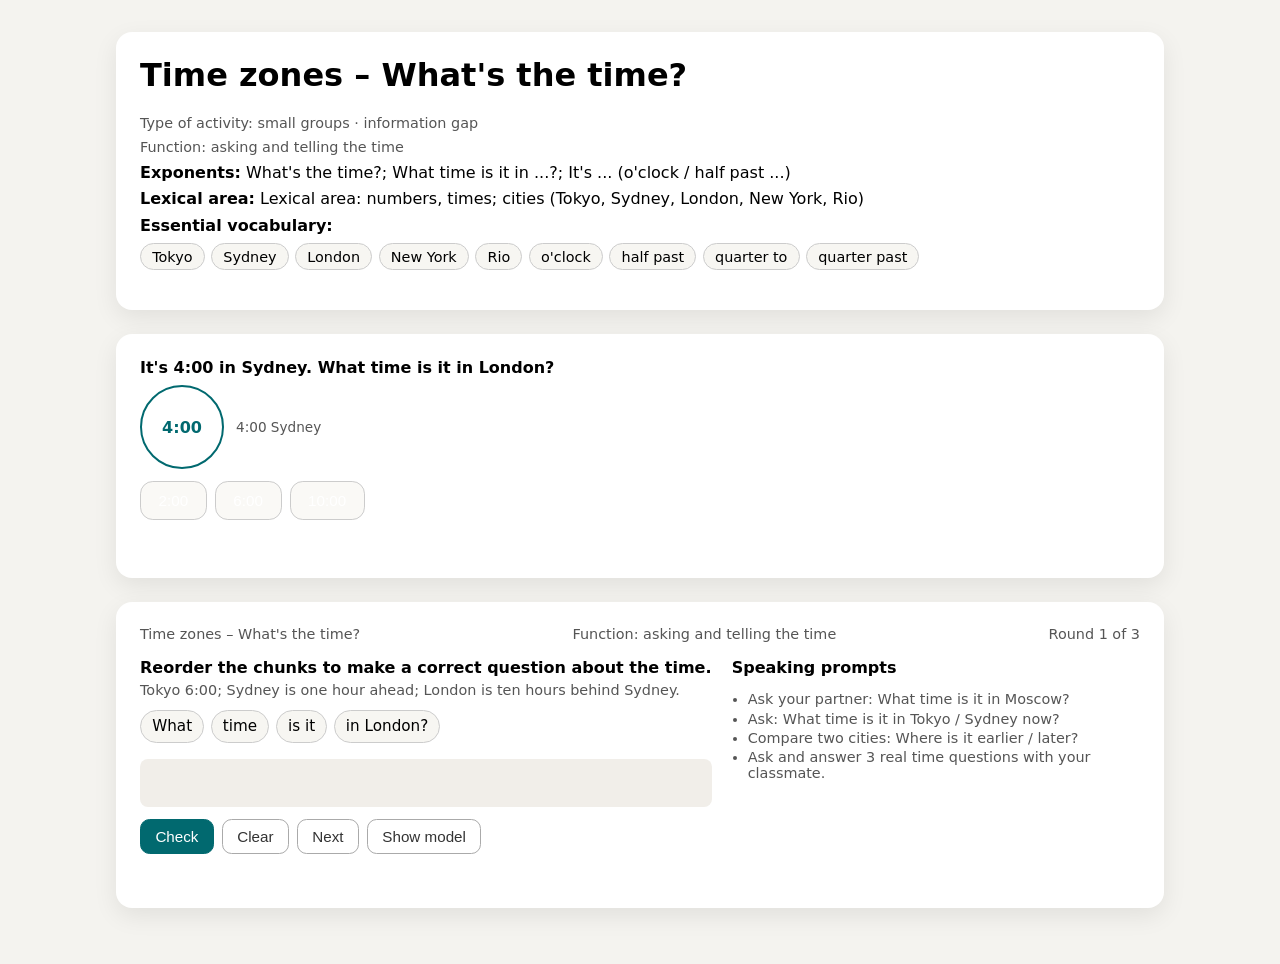
<file: index.html>
<!DOCTYPE html>
<html lang="en">
<head>
  <meta charset="UTF-8" />
  <title>Time zones – interactive lesson</title>
  <style>
    body {
      margin: 0;
      padding: 2rem;
      font-family: system-ui, -apple-system, BlinkMacSystemFont, "Segoe UI", sans-serif;
      background: #f4f3ef;
    }
    .card {
      max-width: 1000px;
      margin: 0 auto 1.5rem;
      background: #ffffff;
      border-radius: 1rem;
      padding: 1.5rem;
      box-shadow: 0 8px 24px rgba(0, 0, 0, .08);
    }
    h1 {
      margin-top: 0;
    }
    .subtitle {
      color: #555;
      font-size: 0.9rem;
      margin-bottom: 0.5rem;
    }
    .chips {
      display: flex;
      flex-wrap: wrap;
      gap: .4rem;
      margin: .5rem 0 1rem;
    }
    .chip {
      padding: .3rem .7rem;
      border-radius: 999px;
      border: 1px solid #ccc;
      background: #f7f6f2;
      font-size: 0.9rem;
    }

    /* Guided practice */
    .gp-question {
      font-weight: 600;
      margin-bottom: .5rem;
    }
    #gpClock {
      display: flex;
      align-items: center;
      gap: .75rem;
      margin-bottom: .75rem;
    }
    .gp-clock-img {
      width: 80px;
      height: 80px;
      border-radius: 50%;
      border: 2px solid #01696f;
      display: inline-flex;
      align-items: center;
      justify-content: center;
      font-weight: 600;
      color: #01696f;
      background: #ffffff;
    }
    .gp-clock-caption {
      font-size: 0.85rem;
      color: #555;
    }
    .gp-options {
      display: flex;
      flex-wrap: wrap;
      gap: .5rem;
      margin-bottom: .75rem;
    }
    .gp-option {
      padding: .6rem 1.1rem;
      border-radius: .8rem;
      border: 1px solid #ccc;
      background: #faf9f6;
      cursor: pointer;
      font-weight: 500;
      transition: background 150ms ease, border-color 150ms ease, transform 120ms ease, color 150ms ease;
    }
    .gp-option:hover {
      transform: translateY(-1px);
      border-color: #01696f;
    }
    .gp-option.selected {
      background: #ffe6c2;
      border-color: #cc7a00;
      color: #5b3800;
    }
    .gp-option.correct {
      background: #e0f5e0;
      border-color: #3c8a3c;
      color: #184218;
    }
    .gp-option.wrong {
      background: #f9d7cf;
      border-color: #c1522c;
      color: #5c2416;
    }
    .gp-feedback {
      font-size: 0.9rem;
      color: #555;
      min-height: 1.4rem;
    }

    /* Main game */
    .game-header {
      display: flex;
      justify-content: space-between;
      flex-wrap: wrap;
      gap: .5rem;
      margin-bottom: 1rem;
      font-size: 0.9rem;
      color: #555;
    }
    .game-main {
      display: grid;
      grid-template-columns: minmax(0, 1.4fr) minmax(0, 1fr);
      gap: 1.25rem;
    }
    .prompt {
      font-weight: 600;
      margin-bottom: .3rem;
    }
    .family {
      font-size: 0.9rem;
      color: #555;
      margin-bottom: .75rem;
    }
    .output {
      min-height: 2rem;
      padding: .5rem .75rem;
      border-radius: .5rem;
      background: #f1eee9;
      margin-bottom: .75rem;
    }
    .chips-selectable {
      display: flex;
      flex-wrap: wrap;
      gap: .4rem;
      margin-bottom: 1rem;
    }
    .chip-selectable {
      padding: .4rem .7rem;
      border-radius: 999px;
      border: 1px solid #ccc;
      background: #f7f6f2;
      cursor: pointer;
      user-select: none;
      font-size: 0.95rem;
      transition: background 150ms ease, border-color 150ms ease;
    }
    .chip-selectable.selected {
      background: #01696f;
      color: #fff;
      border-color: #01696f;
    }
    .controls {
      display: flex;
      flex-wrap: wrap;
      gap: .5rem;
      margin-bottom: .5rem;
    }
    button {
      padding: .5rem .9rem;
      border-radius: .6rem;
      border: 1px solid #01696f;
      background: #01696f;
      color: #fff;
      cursor: pointer;
      font-size: 0.95rem;
    }
    button.secondary {
      border-color: #aaa;
      background: #fff;
      color: #333;
    }
    .game-feedback {
      font-size: 0.9rem;
      color: #555;
      min-height: 1.4rem;
    }

    /* Right column – speaking prompts */
    .speaking-title {
      font-weight: 600;
      margin-bottom: .5rem;
    }
    .speaking-list {
      font-size: 0.9rem;
      color: #555;
      padding-left: 1rem;
    }
    .speaking-list li {
      margin-bottom: .2rem;
    }

    @media (max-width: 800px) {
      .game-main {
        grid-template-columns: 1fr;
      }
    }
  </style>
</head>
<body>
  <!-- INTRO CARD -->
  <div class="card" id="introCard"></div>

  <!-- GUIDED PRACTICE -->
  <div class="card">
    <div class="gp-question" id="gpQuestion"></div>
    <div id="gpClock"></div>
    <div class="gp-options" id="gpOptions"></div>
    <div class="gp-feedback" id="gpFeedback"></div>
  </div>

  <!-- MAIN GAME -->
  <div class="card">
    <div class="game-header">
      <span id="gameTitle"></span>
      <span id="gameFunction"></span>
      <span id="gameRound"></span>
    </div>

    <div class="game-main">
      <!-- left: interactive task -->
      <div>
        <div class="prompt" id="mainPrompt"></div>
        <div class="family" id="mainContext"></div>

        <div class="chips-selectable" id="gameChunks"></div>
        <div class="output" id="gameOutput"></div>

        <div class="controls">
          <button id="btnCheck">Check</button>
          <button class="secondary" id="btnClear">Clear</button>
          <button class="secondary" id="btnNext">Next</button>
          <button class="secondary" id="btnShow">Show model</button>
        </div>
        <div class="game-feedback" id="gameFeedback"></div>
      </div>

      <!-- right: speaking prompts -->
      <div>
        <div class="speaking-title">Speaking prompts</div>
        <ul class="speaking-list" id="speakingList"></ul>
      </div>
    </div>
  </div>

  <script>
    /* ========= 1. КОНФИГ: данные для Time zones ========= */

    const lessonMeta = {
      title: "Time zones – What's the time?",
      type: "Type of activity: small groups · information gap",
      func: "Function: asking and telling the time",
      exponents: [
        "What's the time?",
        "What time is it in ...?",
        "It's ... (o'clock / half past ...)"
      ],
      lexical: "Lexical area: numbers, times; cities (Tokyo, Sydney, London, New York, Rio)",
      essentialVocab: [
        "Tokyo", "Sydney", "London", "New York", "Rio",
        "o'clock", "half past", "quarter to", "quarter past"
      ]
    };

    // Guided practice: каждая задача с вопросом, вариантами и «картинкой» часов
    const guidedPracticeItems = [
      {
        question: "It's 4:00 in Sydney. What time is it in London?",
        options: ["2:00", "6:00", "10:00"],
        correctIndex: 1,
        correctFeedback: "Yes. London is ten hours behind Sydney.",
        wrongFeedback: "Not quite. Remember: London is ten hours behind Sydney.",
        clock: "4:00 Sydney"
      },
      {
        question: "It's 6:00 in Tokyo. What time is it in Sydney?",
        options: ["5:00", "7:00", "9:00"],
        correctIndex: 1,
        correctFeedback: "Right. Sydney is one hour ahead of Tokyo.",
        wrongFeedback: "Check the rule: Sydney is one hour ahead of Tokyo.",
        clock: "6:00 Tokyo"
      }
    ];

    // Основная игра: word order для вопросов о времени
    const gameItems = [
      {
        context: "Tokyo 6:00; Sydney is one hour ahead; London is ten hours behind Sydney.",
        target: "What time is it in London?",
        chunks: ["What", "time", "is it", "in London?"]
      },
      {
        context: "Sydney 4:00; London is ten hours behind Sydney.",
        target: "What time is it in London?",
        chunks: ["What", "time", "is it", "in London?"]
      },
      {
        context: "London 9:00; New York is five hours behind London.",
        target: "What time is it in New York?",
        chunks: ["What", "time", "is it", "in New York?"]
      }
    ];

    const speakingPrompts = [
      "Ask your partner: What time is it in Moscow?",
      "Ask: What time is it in Tokyo / Sydney now?",
      "Compare two cities: Where is it earlier / later?",
      "Ask and answer 3 real time questions with your classmate."
    ];

    /* ========= 2. РЕНДЕР ИНТРО ========= */

    function renderIntro() {
      const el = document.getElementById("introCard");
      el.innerHTML = `
        <h1>${lessonMeta.title}</h1>
        <div class="subtitle">${lessonMeta.type}</div>
        <div class="subtitle">${lessonMeta.func}</div>
        <div><strong>Exponents:</strong> ${lessonMeta.exponents.join("; ")}</div>
        <div style="margin-top:.4rem;"><strong>Lexical area:</strong> ${lessonMeta.lexical}</div>
        <div style="margin-top:.5rem;"><strong>Essential vocabulary:</strong></div>
        <div class="chips">
          ${lessonMeta.essentialVocab.map(v => `<span class="chip">${v}</span>`).join("")}
        </div>
      `;
    }

    /* ========= 3. GUIDED PRACTICE ========= */

    let gpIndex = 0;

    function renderGuidedPractice() {
      const item = guidedPracticeItems[gpIndex];
      document.getElementById("gpQuestion").textContent = item.question;

      // визуальные часы
      const clockBox = document.getElementById("gpClock");
      const timeText = item.clock.split(" ")[0]; // например "4:00"
      clockBox.innerHTML = `
        <div class="gp-clock-img">${timeText}</div>
        <div class="gp-clock-caption">${item.clock}</div>
      `;

      const box = document.getElementById("gpOptions");
      box.innerHTML = "";
      const feedback = document.getElementById("gpFeedback");
      feedback.textContent = "";

      item.options.forEach((opt, i) => {
        const btn = document.createElement("button");
        btn.className = "gp-option";
        btn.textContent = opt;
        btn.onclick = () => {
          // снять предыдущую подсветку
          [...box.querySelectorAll(".gp-option")].forEach(b => {
            b.classList.remove("selected", "correct", "wrong");
          });
          // показать выбранную
          btn.classList.add("selected");

          // сразу проверяем
          if (i === item.correctIndex) {
            btn.classList.remove("selected");
            btn.classList.add("correct");
            feedback.textContent = item.correctFeedback;
          } else {
            btn.classList.remove("selected");
            btn.classList.add("wrong");
            feedback.textContent = item.wrongFeedback;
          }
        };
        box.appendChild(btn);
      });
    }

    /* ========= 4. MAIN GAME – WORD ORDER ========= */

    let gameIndex = 0;

    function renderGame() {
      const item = gameItems[gameIndex];
      document.getElementById("gameTitle").textContent = lessonMeta.title;
      document.getElementById("gameFunction").textContent = lessonMeta.func;
      document.getElementById("gameRound").textContent =
        `Round ${gameIndex + 1} of ${gameItems.length}`;

      document.getElementById("mainPrompt").textContent =
        "Reorder the chunks to make a correct question about the time.";
      document.getElementById("mainContext").textContent = item.context;

      const chunksBox = document.getElementById("gameChunks");
      const output = document.getElementById("gameOutput");
      const feedback = document.getElementById("gameFeedback");
      chunksBox.innerHTML = "";
      output.textContent = "";
      feedback.textContent = "";

      let selected = [];

      item.chunks.forEach(chunk => {
        const span = document.createElement("span");
        span.className = "chip-selectable";
        span.textContent = chunk;
        span.onclick = () => {
          if (span.classList.contains("selected")) return;
          span.classList.add("selected");
          selected.push(chunk);
          output.textContent = selected.join(" ");
          feedback.textContent = "";
        };
        chunksBox.appendChild(span);
      });

      document.getElementById("btnCheck").onclick = () => {
        const attempt = output.textContent.trim();
        if (!attempt) {
          feedback.textContent = "First build your question by clicking the chunks.";
          return;
        }
        if (attempt === item.target) {
          feedback.textContent = "Correct word order. Now ask and answer this question aloud.";
        } else {
          feedback.textContent =
            "Not quite. Check the position of the wh-word, auxiliary, subject and main verb.";
        }
      };

      document.getElementById("btnClear").onclick = () => {
        selected = [];
        output.textContent = "";
        feedback.textContent = "";
        chunksBox.querySelectorAll(".chip-selectable").forEach(c => {
          c.classList.remove("selected");
        });
      };

      document.getElementById("btnNext").onclick = () => {
        gameIndex = (gameIndex + 1) % gameItems.length;
        renderGame();
      };

      document.getElementById("btnShow").onclick = () => {
        feedback.textContent = "Model question: " + item.target;
      };
    }

    /* ========= 5. SPEAKING PROMPTS ========= */

    function renderSpeaking() {
      const ul = document.getElementById("speakingList");
      ul.innerHTML = speakingPrompts
        .map(p => `<li>${p}</li>`)
        .join("");
    }

    /* ========= 6. INIT ========= */

    renderIntro();
    renderGuidedPractice();
    renderGame();
    renderSpeaking();
  </script>
</body>
</html>
</file>
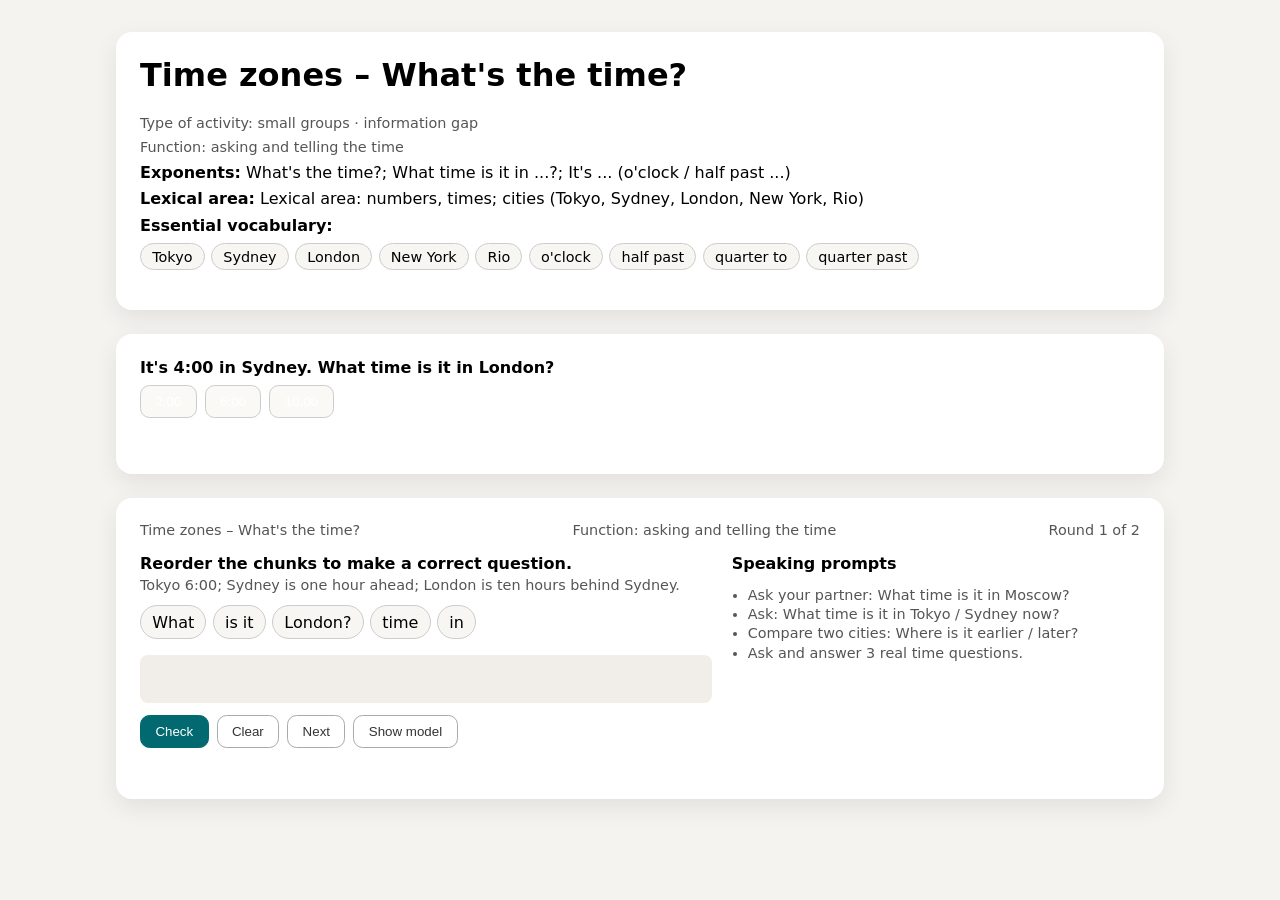
<file: lesson-template.html>
<!DOCTYPE html>
<html lang="en">
<head>
  <meta charset="UTF-8" />
  <title>Interactive lesson template</title>
  <style>
    body {
      margin: 0;
      padding: 2rem;
      font-family: system-ui, -apple-system, BlinkMacSystemFont, "Segoe UI", sans-serif;
      background: #f4f3ef;
    }
    .card {
      max-width: 1000px;
      margin: 0 auto 1.5rem;
      background: #ffffff;
      border-radius: 1rem;
      padding: 1.5rem;
      box-shadow: 0 8px 24px rgba(0, 0, 0, .08);
    }
    h1 {
      margin-top: 0;
    }
    .subtitle {
      color: #555;
      font-size: 0.9rem;
      margin-bottom: 0.5rem;
    }
    .chips {
      display: flex;
      flex-wrap: wrap;
      gap: .4rem;
      margin: .5rem 0 1rem;
    }
    .chip {
      padding: .3rem .7rem;
      border-radius: 999px;
      border: 1px solid #ccc;
      background: #f7f6f2;
      font-size: 0.9rem;
    }

    /* Guided practice */
    .gp-question {
      font-weight: 600;
      margin-bottom: .5rem;
    }
    .gp-options {
      display: flex;
      flex-wrap: wrap;
      gap: .5rem;
      margin-bottom: .75rem;
    }
    .gp-option {
      padding: .5rem .9rem;
      border-radius: .6rem;
      border: 1px solid #ccc;
      background: #faf9f6;
      cursor: pointer;
    }
    .gp-option.correct {
      background: #d3f4ce;
      border-color: #5a9a4a;
    }
    .gp-option.wrong {
      background: #fbe0d6;
      border-color: #c1522c;
    }
    .gp-feedback {
      font-size: 0.9rem;
      color: #555;
      min-height: 1.2rem;
    }

    /* Main game */
    .game-header {
      display: flex;
      justify-content: space-between;
      flex-wrap: wrap;
      gap: .5rem;
      margin-bottom: 1rem;
      font-size: 0.9rem;
      color: #555;
    }
    .game-main {
      display: grid;
      grid-template-columns: minmax(0, 1.4fr) minmax(0, 1fr);
      gap: 1.25rem;
    }
    .prompt {
      font-weight: 600;
      margin-bottom: .3rem;
    }
    .family {
      font-size: 0.9rem;
      color: #555;
      margin-bottom: .75rem;
    }
    .output {
      min-height: 2rem;
      padding: .5rem .75rem;
      border-radius: .5rem;
      background: #f1eee9;
      margin-bottom: .75rem;
    }
    .chips-selectable {
      display: flex;
      flex-wrap: wrap;
      gap: .4rem;
      margin-bottom: 1rem;
    }
    .chip-selectable {
      padding: .4rem .7rem;
      border-radius: 999px;
      border: 1px solid #ccc;
      background: #f7f6f2;
      cursor: pointer;
      user-select: none;
    }
    .chip-selectable.selected {
      background: #01696f;
      color: #fff;
      border-color: #01696f;
    }
    .controls {
      display: flex;
      flex-wrap: wrap;
      gap: .5rem;
      margin-bottom: .5rem;
    }
    button {
      padding: .5rem .9rem;
      border-radius: .6rem;
      border: 1px solid #01696f;
      background: #01696f;
      color: #fff;
      cursor: pointer;
    }
    button.secondary {
      border-color: #aaa;
      background: #fff;
      color: #333;
    }
    .game-feedback {
      font-size: 0.9rem;
      color: #555;
      min-height: 1.2rem;
    }

    /* Right column – speaking prompts */
    .speaking-title {
      font-weight: 600;
      margin-bottom: .5rem;
    }
    .speaking-list {
      font-size: 0.9rem;
      color: #555;
      padding-left: 1rem;
    }
    .speaking-list li {
      margin-bottom: .2rem;
    }
  </style>
</head>
<body>
  <!-- INTRO CARD -->
  <div class="card" id="introCard"></div>

  <!-- GUIDED PRACTICE -->
  <div class="card">
    <div class="gp-question" id="gpQuestion"></div>
    <div class="gp-options" id="gpOptions"></div>
    <div class="gp-feedback" id="gpFeedback"></div>
  </div>

  <!-- MAIN GAME -->
  <div class="card">
    <div class="game-header">
      <span id="gameTitle"></span>
      <span id="gameFunction"></span>
      <span id="gameRound"></span>
    </div>

    <div class="game-main">
      <!-- left: interactive task -->
      <div>
        <div class="prompt" id="mainPrompt"></div>
        <div class="family" id="mainContext"></div>

        <div class="chips-selectable" id="gameChunks"></div>
        <div class="output" id="gameOutput"></div>

        <div class="controls">
          <button id="btnCheck">Check</button>
          <button class="secondary" id="btnClear">Clear</button>
          <button class="secondary" id="btnNext">Next</button>
          <button class="secondary" id="btnShow">Show model</button>
        </div>
        <div class="game-feedback" id="gameFeedback"></div>
      </div>

      <!-- right: speaking prompts -->
      <div>
        <div class="speaking-title">Speaking prompts</div>
        <ul class="speaking-list" id="speakingList"></ul>
      </div>
    </div>
  </div>

  <script>
    /* ========= 1. КОНФИГ: сюда подставляешь ИМЕННО МЕНЯЮЩИЕСЯ ДАННЫЕ ========= */

    // A. Мета‑информация урока
    const lessonMeta = {
      // меняешь под конкретную игру
      title: "Time zones – What's the time?",
      type: "Type of activity: small groups · information gap",
      func: "Function: asking and telling the time",
      exponents: [
        "What's the time?",
        "What time is it in ...?",
        "It's ... (o'clock / half past ...)"
      ],
      lexical: "Lexical area: numbers, times; cities (Tokyo, Sydney, London, New York, Rio)",
      essentialVocab: [
        "Tokyo", "Sydney", "London", "New York", "Rio",
        "o'clock", "half past", "quarter to", "quarter past"
      ]
    };

    // B. Guided practice задачи (меняешь содержимое массива)
    const guidedPracticeItems = [
      {
        // вопрос
        question: "It's 4:00 in Sydney. What time is it in London?",
        // варианты
        options: ["2:00", "6:00", "10:00"],
        // индекс правильного варианта
        correctIndex: 1,
        // комментарий при верном ответе
        correctFeedback: "Yes. London is ten hours behind Sydney.",
        // комментарий при неверном
        wrongFeedback: "Not quite. Remember: London is ten hours behind Sydney."
      },
      {
        question: "It's 6:00 in Tokyo. What time is it in Sydney?",
        options: ["5:00", "7:00", "9:00"],
        correctIndex: 1,
        correctFeedback: "Right. Sydney is one hour ahead of Tokyo.",
        wrongFeedback: "Check the rule: Sydney is one hour ahead of Tokyo."
      }
      // добавляешь ещё задания по тому же шаблону
    ];

    // C. Основные игровые карточки для word order (меняешь target/chunks/context)
    const gameItems = [
      {
        // контекст (например, семья или базовое время)
        context: "Tokyo 6:00; Sydney is one hour ahead; London is ten hours behind Sydney.",
        // модельный вопрос (что ученики должны собрать)
        target: "What time is it in London?",
        // набор «кусочков» в неправильном порядке
        chunks: ["What", "is it", "London?", "time", "in"]
      },
      {
        context: "Sydney 4:00; London is ten hours behind Sydney.",
        target: "What time is it in London?",
        chunks: ["time", "What", "in London?", "is it"]
      }
      // для Seven families, Glasses и т.д. тут будут другие target/chunks/context
    ];

    // D. Спикинг‑подсказки (меняешь на свои)
    const speakingPrompts = [
      "Ask your partner: What time is it in Moscow?",
      "Ask: What time is it in Tokyo / Sydney now?",
      "Compare two cities: Where is it earlier / later?",
      "Ask and answer 3 real time questions."
    ];

    /* ========= 2. РЕНДЕР ИНТРО КАРТОЧКИ ========= */
    function renderIntro() {
      const el = document.getElementById("introCard");
      el.innerHTML = `
        <h1>${lessonMeta.title}</h1>
        <div class="subtitle">${lessonMeta.type}</div>
        <div class="subtitle">${lessonMeta.func}</div>
        <div><strong>Exponents:</strong> ${lessonMeta.exponents.join("; ")}</div>
        <div style="margin-top:.4rem;"><strong>Lexical area:</strong> ${lessonMeta.lexical}</div>
        <div style="margin-top:.5rem;"><strong>Essential vocabulary:</strong></div>
        <div class="chips">
          ${lessonMeta.essentialVocab.map(v => `<span class="chip">${v}</span>`).join("")}
        </div>
      `;
    }

    /* ========= 3. GUIDED PRACTICE ЛОГИКА ========= */
    let gpIndex = 0;

    function renderGuidedPractice() {
      const item = guidedPracticeItems[gpIndex];
      document.getElementById("gpQuestion").textContent = item.question;
      const box = document.getElementById("gpOptions");
      box.innerHTML = "";
      const feedback = document.getElementById("gpFeedback");
      feedback.textContent = "";

      item.options.forEach((opt, i) => {
        const btn = document.createElement("button");
        btn.className = "gp-option";
        btn.textContent = opt;
        btn.onclick = () => {
          // очистить стили
          [...box.querySelectorAll(".gp-option")].forEach(b => {
            b.classList.remove("correct", "wrong");
          });
          if (i === item.correctIndex) {
            btn.classList.add("correct");
            feedback.textContent = item.correctFeedback;
          } else {
            btn.classList.add("wrong");
            feedback.textContent = item.wrongFeedback;
          }
        };
        box.appendChild(btn);
      });
    }

    /* ========= 4. MAIN GAME – WORD ORDER ЛОГИКА ========= */
    let gameIndex = 0;

    function renderGame() {
      const item = gameItems[gameIndex];
      document.getElementById("gameTitle").textContent = lessonMeta.title;
      document.getElementById("gameFunction").textContent = lessonMeta.func;
      document.getElementById("gameRound").textContent =
        `Round ${gameIndex + 1} of ${gameItems.length}`;

      document.getElementById("mainPrompt").textContent =
        "Reorder the chunks to make a correct question.";
      document.getElementById("mainContext").textContent = item.context;

      const chunksBox = document.getElementById("gameChunks");
      const output = document.getElementById("gameOutput");
      const feedback = document.getElementById("gameFeedback");
      chunksBox.innerHTML = "";
      output.textContent = "";
      feedback.textContent = "";

      let selected = [];

      item.chunks.forEach(chunk => {
        const span = document.createElement("span");
        span.className = "chip-selectable";
        span.textContent = chunk;
        span.onclick = () => {
          if (span.classList.contains("selected")) return;
          span.classList.add("selected");
          selected.push(chunk);
          output.textContent = selected.join(" ");
          feedback.textContent = "";
        };
        chunksBox.appendChild(span);
      });

      document.getElementById("btnCheck").onclick = () => {
        const attempt = output.textContent.trim();
        if (!attempt) {
          feedback.textContent = "First build your question by clicking the chunks.";
          return;
        }
        if (attempt === item.target) {
          feedback.textContent = "Correct word order. Now ask and answer this question aloud.";
        } else {
          feedback.textContent =
            "Not quite. Check the position of the wh-word, auxiliary, subject and main verb.";
        }
      };

      document.getElementById("btnClear").onclick = () => {
        selected = [];
        output.textContent = "";
        feedback.textContent = "";
        chunksBox.querySelectorAll(".chip-selectable").forEach(c => {
          c.classList.remove("selected");
        });
      };

      document.getElementById("btnNext").onclick = () => {
        gameIndex = (gameIndex + 1) % gameItems.length;
        renderGame();
      };

      document.getElementById("btnShow").onclick = () => {
        feedback.textContent = "Model question: " + item.target;
      };
    }

    /* ========= 5. СПИКИНГ ПОДСКАЗКИ ========= */
    function renderSpeaking() {
      const ul = document.getElementById("speakingList");
      ul.innerHTML = speakingPrompts
        .map(p => `<li>${p}</li>`)
        .join("");
    }

    /* ========= 6. ИНИЦИАЛИЗАЦИЯ ========= */
    renderIntro();
    renderGuidedPractice();
    renderGame();
    renderSpeaking();
  </script>
</body>
</html>
</file>
